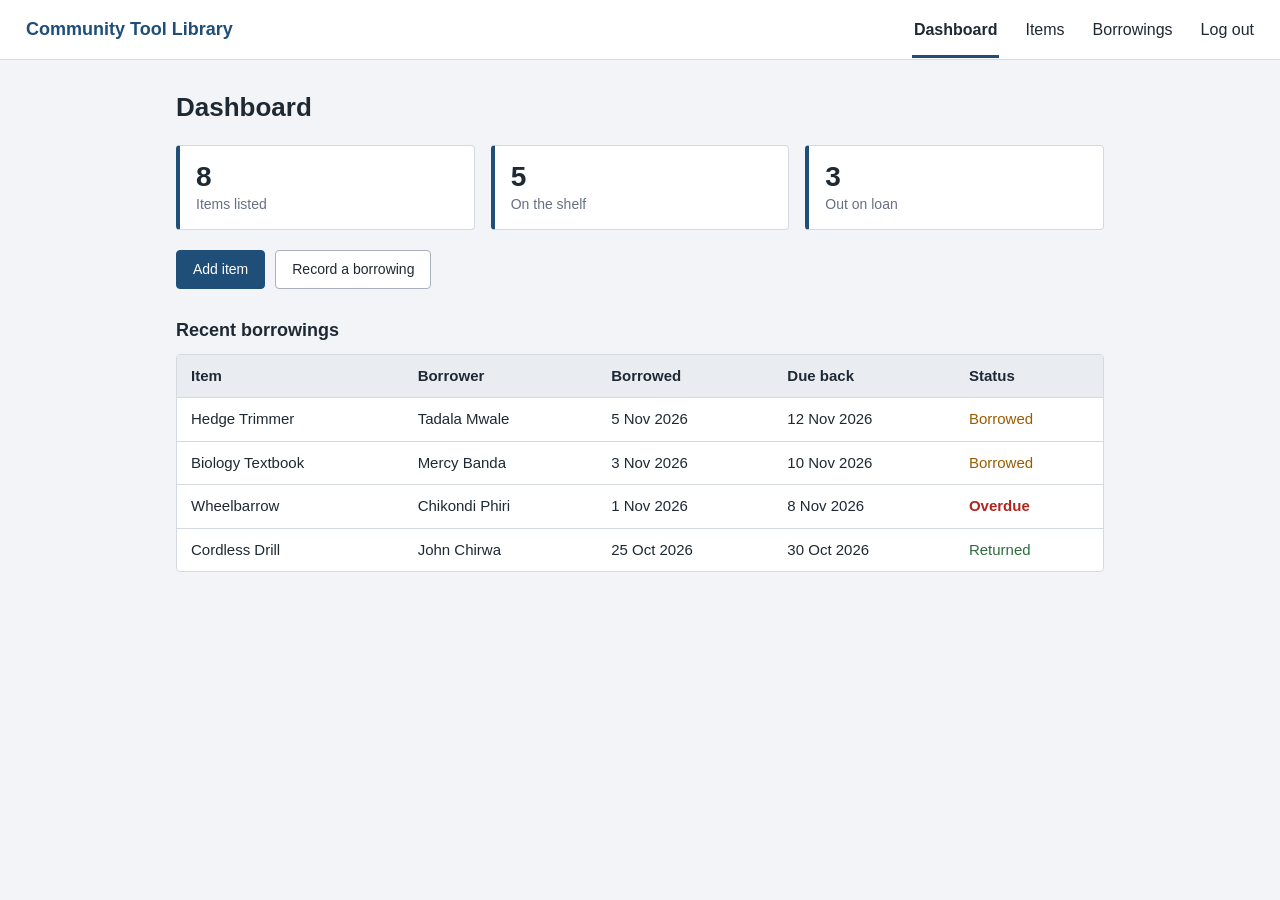
<file: index.html>
<!DOCTYPE html>
<html lang="en">
<head>
  <meta charset="UTF-8">
  <meta name="viewport" content="width=device-width, initial-scale=1.0">
  <title>Dashboard | Community Tool Library</title>
  <link rel="stylesheet" href="css/style.css">
  <link rel="stylesheet" href="css/dashboard.css">
</head>
<body>
  <nav class="navbar">
    <a class="brand" href="index.html">Community Tool Library</a>
    <a class="active" href="index.html">Dashboard</a>
    <a href="items.html">Items</a>
    <a href="borrowings.html">Borrowings</a>
    <a href="login.html">Log out</a>
  </nav>
  <main class="container">
    <h1>Dashboard</h1>

    <section class="stats">
      <div class="stat"><div class="value">8</div><div class="label">Items listed</div></div>
      <div class="stat"><div class="value">5</div><div class="label">On the shelf</div></div>
      <div class="stat"><div class="value">3</div><div class="label">Out on loan</div></div>
    </section>

    <section class="quick-links">
      <a href="add-item.html" class="btn">Add item</a>
      <a href="new-borrowing.html" class="btn btn-secondary">Record a borrowing</a>
    </section>

    <section>
      <h2>Recent borrowings</h2>
      <div class="panel table-wrapper">
        <table class="data-table">
          <thead>
            <tr><th>Item</th><th>Borrower</th><th>Borrowed</th><th>Due back</th><th>Status</th></tr>
          </thead>
          <tbody>
            <tr><td>Hedge Trimmer</td><td>Tadala Mwale</td><td>5 Nov 2026</td><td>12 Nov 2026</td><td class="status-borrowed">Borrowed</td></tr>
            <tr><td>Biology Textbook</td><td>Mercy Banda</td><td>3 Nov 2026</td><td>10 Nov 2026</td><td class="status-borrowed">Borrowed</td></tr>
            <tr><td>Wheelbarrow</td><td>Chikondi Phiri</td><td>1 Nov 2026</td><td>8 Nov 2026</td><td class="status-overdue">Overdue</td></tr>
            <tr><td>Cordless Drill</td><td>John Chirwa</td><td>25 Oct 2026</td><td>30 Oct 2026</td><td class="status-returned">Returned</td></tr>
          </tbody>
        </table>
      </div>
    </section>
  </main>
</body>
</html>
</file>
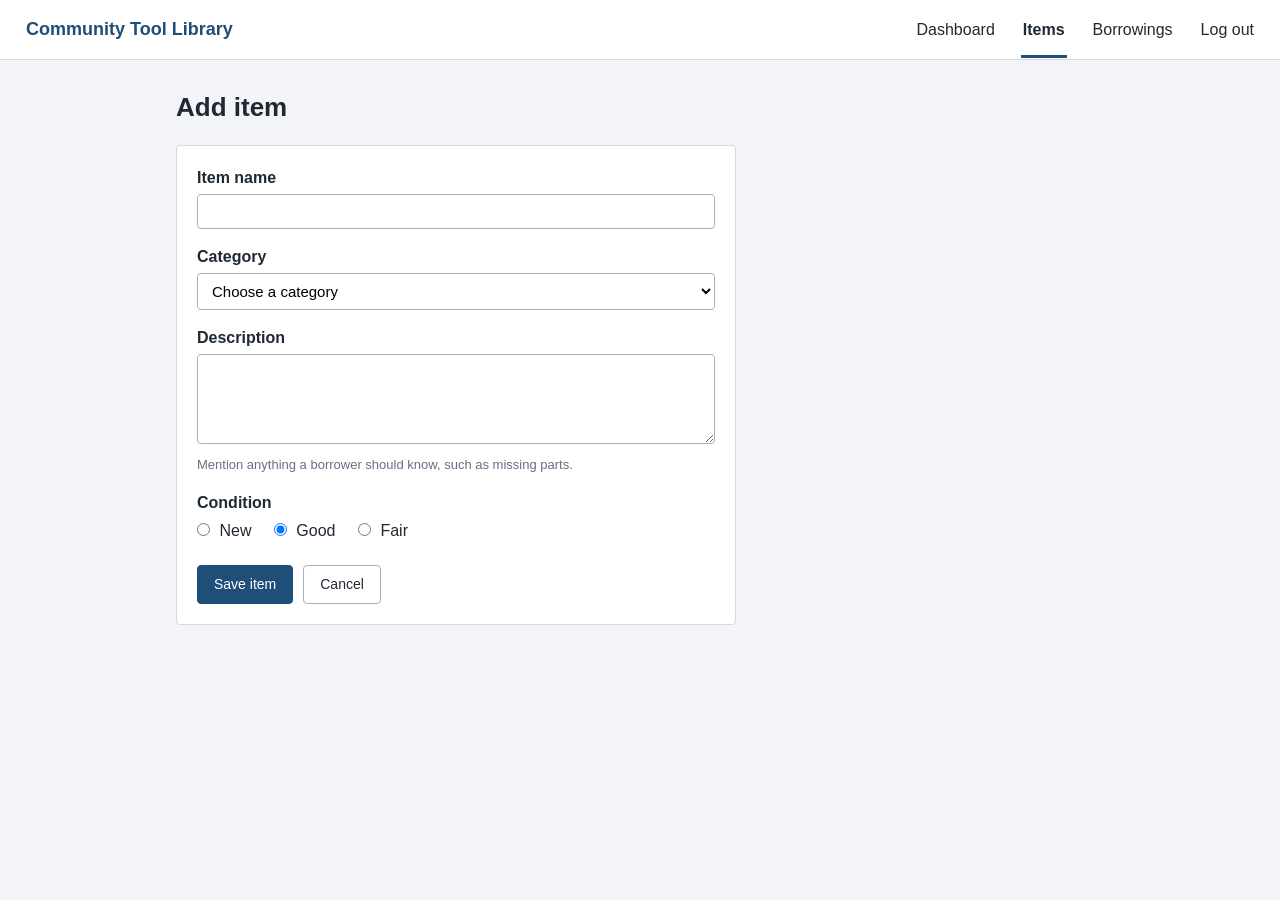
<file: add-item.html>
<!DOCTYPE html>
<html lang="en">
<head>
  <meta charset="UTF-8">
  <meta name="viewport" content="width=device-width, initial-scale=1.0">
  <title>Add item | Community Tool Library</title>
  <link rel="stylesheet" href="css/style.css">
</head>
<body>
  <nav class="navbar">
    <a class="brand" href="index.html">Community Tool Library</a>
    <a href="index.html">Dashboard</a>
    <a class="active" href="items.html">Items</a>
    <a href="borrowings.html">Borrowings</a>
    <a href="login.html">Log out</a>
  </nav>
  <main class="container">
    <h1>Add item</h1>
    <div class="panel form-panel">
      <form action="#" method="post">
        <div class="form-group">
          <label for="name">Item name</label>
          <input type="text" id="name" name="name" required>
        </div>
        <div class="form-group">
          <label for="category">Category</label>
          <select id="category" name="category" required>
            <option value="">Choose a category</option>
            <option value="gardening">Gardening</option>
            <option value="books">Books</option>
            <option value="power-tools">Power tools</option>
            <option value="kitchen">Kitchen</option>
          </select>
        </div>
        <div class="form-group">
          <label for="description">Description</label>
          <textarea id="description" name="description"></textarea>
          <p class="hint">Mention anything a borrower should know, such as missing parts.</p>
        </div>
        <div class="form-group">
          <label>Condition</label>
          <div class="radio-group">
            <label><input type="radio" name="condition" value="new"> New</label>
            <label><input type="radio" name="condition" value="good" checked> Good</label>
            <label><input type="radio" name="condition" value="fair"> Fair</label>
          </div>
        </div>
        <div class="form-actions">
          <button type="submit" class="btn">Save item</button>
          <a href="items.html" class="btn btn-secondary">Cancel</a>
        </div>
      </form>
    </div>
  </main>
</body>
</html>
</file>
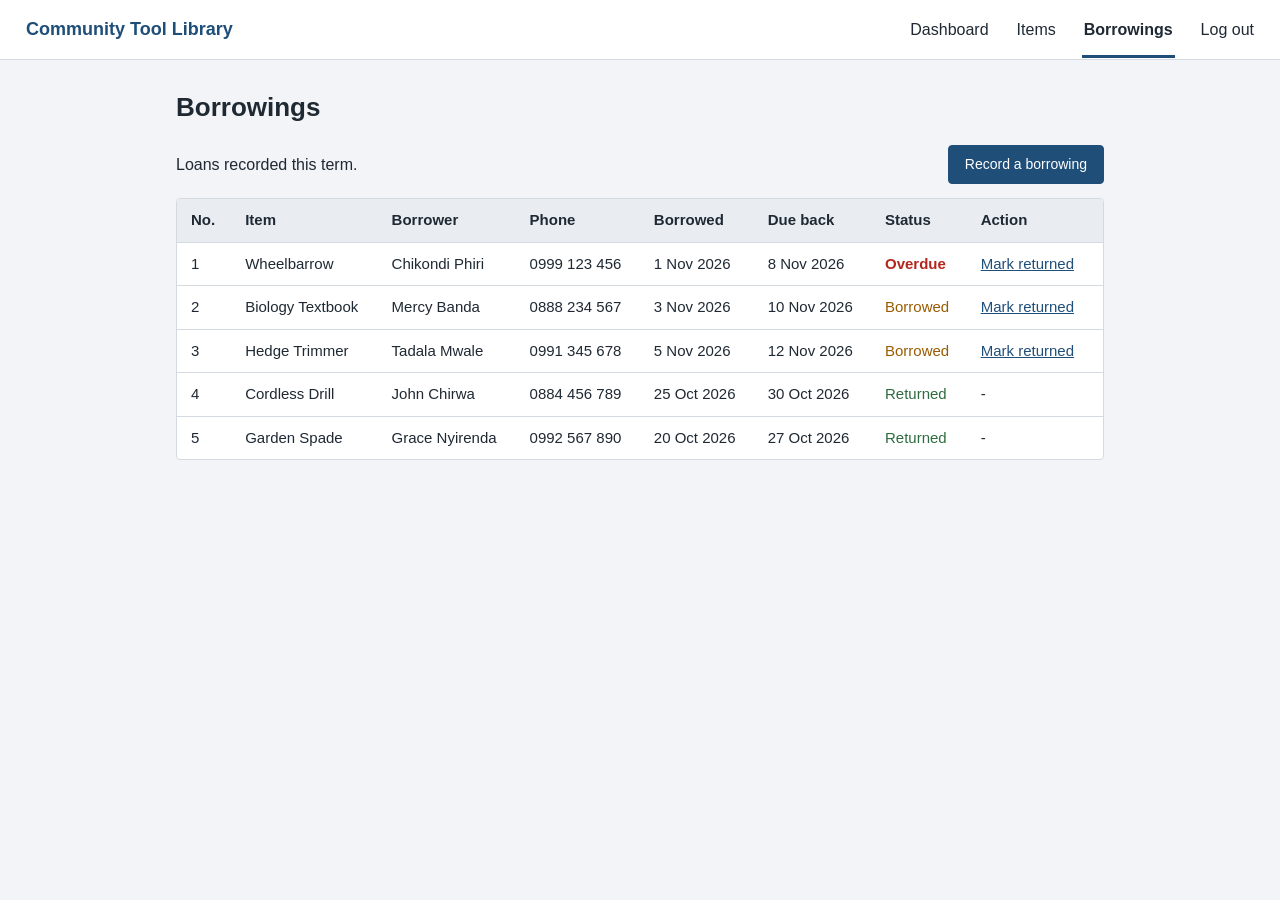
<file: borrowings.html>
<!DOCTYPE html>
<html lang="en">
<head>
  <meta charset="UTF-8">
  <meta name="viewport" content="width=device-width, initial-scale=1.0">
  <title>Borrowings | Community Tool Library</title>
  <link rel="stylesheet" href="css/style.css">
</head>
<body>
  <nav class="navbar">
    <a class="brand" href="index.html">Community Tool Library</a>
    <a href="index.html">Dashboard</a>
    <a href="items.html">Items</a>
    <a class="active" href="borrowings.html">Borrowings</a>
    <a href="login.html">Log out</a>
  </nav>
  <main class="container">
    <h1>Borrowings</h1>

    <div class="toolbar">
      <p>Loans recorded this term.</p>
      <a href="new-borrowing.html" class="btn">Record a borrowing</a>
    </div>

    <div class="panel table-wrapper">
      <table class="data-table">
        <thead>
          <tr><th>No.</th><th>Item</th><th>Borrower</th><th>Phone</th><th>Borrowed</th><th>Due back</th><th>Status</th><th>Action</th></tr>
        </thead>
        <tbody>
            <tr><td>1</td><td>Wheelbarrow</td><td>Chikondi Phiri</td><td>0999 123 456</td><td>1 Nov 2026</td><td>8 Nov 2026</td><td class="status-overdue">Overdue</td><td><a href="return-item.html">Mark returned</a></td></tr>
            <tr><td>2</td><td>Biology Textbook</td><td>Mercy Banda</td><td>0888 234 567</td><td>3 Nov 2026</td><td>10 Nov 2026</td><td class="status-borrowed">Borrowed</td><td><a href="return-item.html">Mark returned</a></td></tr>
            <tr><td>3</td><td>Hedge Trimmer</td><td>Tadala Mwale</td><td>0991 345 678</td><td>5 Nov 2026</td><td>12 Nov 2026</td><td class="status-borrowed">Borrowed</td><td><a href="return-item.html">Mark returned</a></td></tr>
            <tr><td>4</td><td>Cordless Drill</td><td>John Chirwa</td><td>0884 456 789</td><td>25 Oct 2026</td><td>30 Oct 2026</td><td class="status-returned">Returned</td><td>-</td></tr>
            <tr><td>5</td><td>Garden Spade</td><td>Grace Nyirenda</td><td>0992 567 890</td><td>20 Oct 2026</td><td>27 Oct 2026</td><td class="status-returned">Returned</td><td>-</td></tr>
        </tbody>
      </table>
    </div>
  </main>
</body>
</html>
</file>
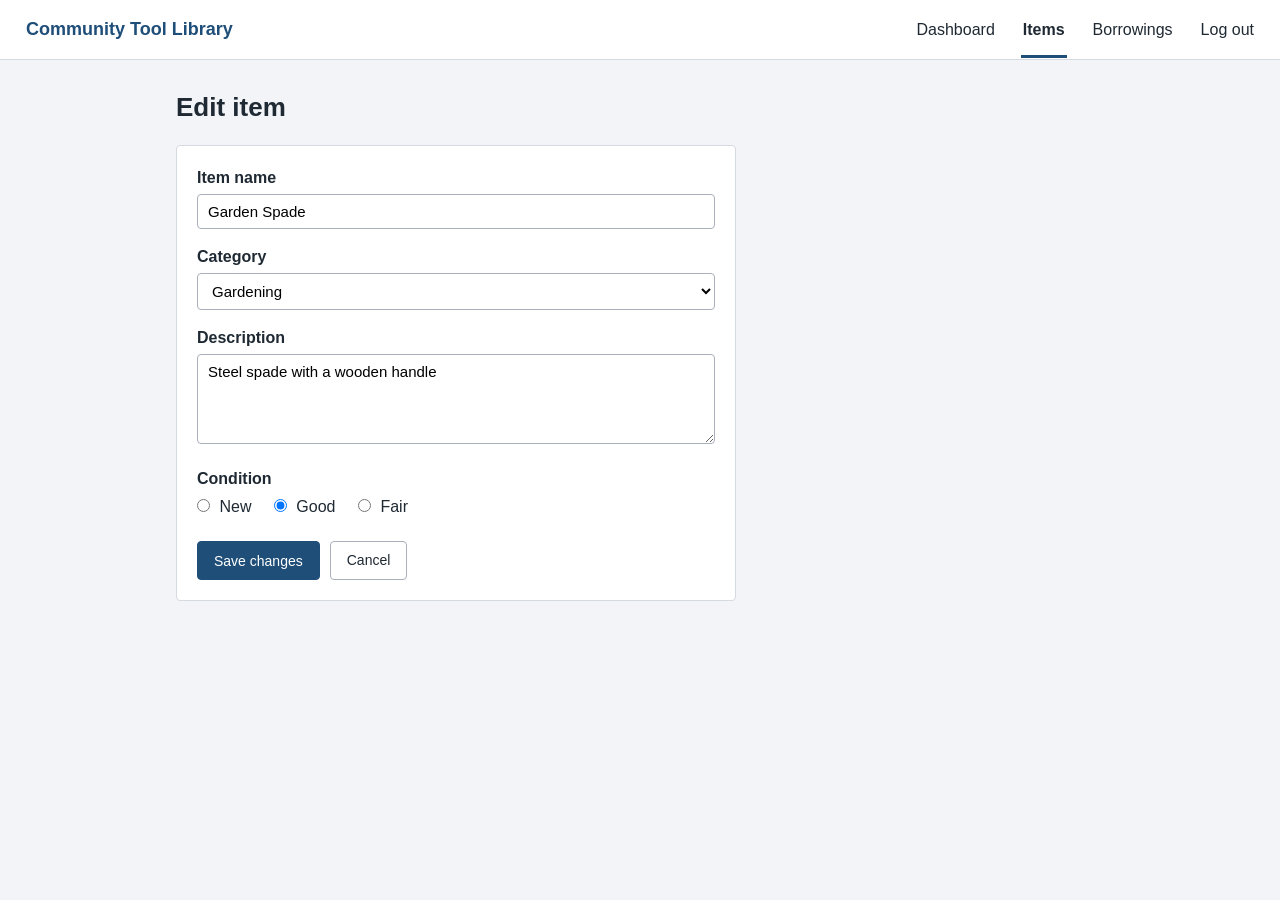
<file: edit-item.html>
<!DOCTYPE html>
<html lang="en">
<head>
  <meta charset="UTF-8">
  <meta name="viewport" content="width=device-width, initial-scale=1.0">
  <title>Edit item | Community Tool Library</title>
  <link rel="stylesheet" href="css/style.css">
</head>
<body>
  <nav class="navbar">
    <a class="brand" href="index.html">Community Tool Library</a>
    <a href="index.html">Dashboard</a>
    <a class="active" href="items.html">Items</a>
    <a href="borrowings.html">Borrowings</a>
    <a href="login.html">Log out</a>
  </nav>
  <main class="container">
    <h1>Edit item</h1>
    <div class="panel form-panel">
      <form action="#" method="post">
        <div class="form-group">
          <label for="name">Item name</label>
          <input type="text" id="name" name="name" value="Garden Spade" required>
        </div>
        <div class="form-group">
          <label for="category">Category</label>
          <select id="category" name="category" required>
            <option value="gardening" selected>Gardening</option>
            <option value="books">Books</option>
            <option value="power-tools">Power tools</option>
            <option value="kitchen">Kitchen</option>
          </select>
        </div>
        <div class="form-group">
          <label for="description">Description</label>
          <textarea id="description" name="description">Steel spade with a wooden handle</textarea>
        </div>
        <div class="form-group">
          <label>Condition</label>
          <div class="radio-group">
            <label><input type="radio" name="condition" value="new"> New</label>
            <label><input type="radio" name="condition" value="good" checked> Good</label>
            <label><input type="radio" name="condition" value="fair"> Fair</label>
          </div>
        </div>
        <div class="form-actions">
          <button type="submit" class="btn">Save changes</button>
          <a href="items.html" class="btn btn-secondary">Cancel</a>
        </div>
      </form>
    </div>
  </main>
</body>
</html>
</file>
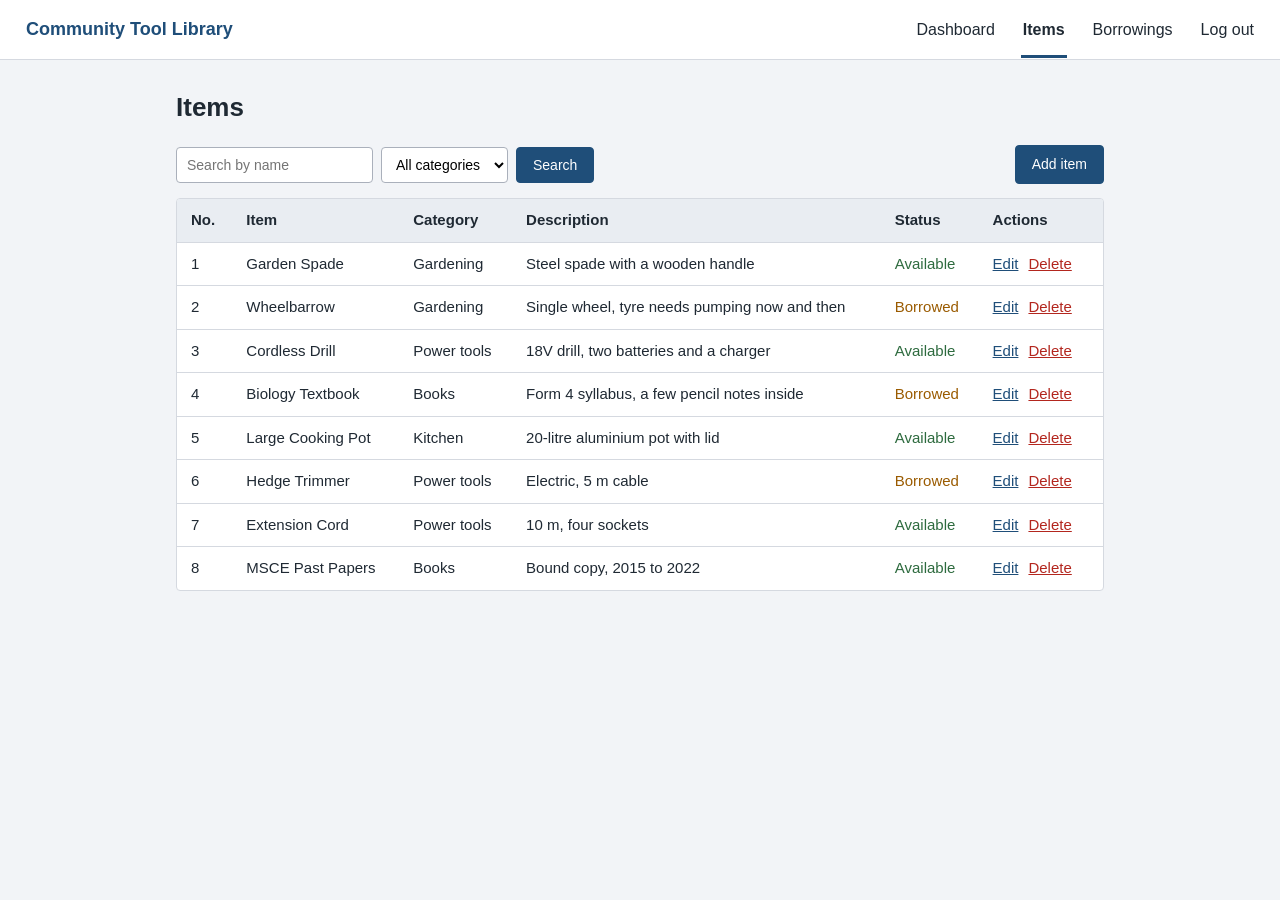
<file: items.html>
<!DOCTYPE html>
<html lang="en">
<head>
  <meta charset="UTF-8">
  <meta name="viewport" content="width=device-width, initial-scale=1.0">
  <title>Items | Community Tool Library</title>
  <link rel="stylesheet" href="css/style.css">
</head>
<body>
  <nav class="navbar">
    <a class="brand" href="index.html">Community Tool Library</a>
    <a href="index.html">Dashboard</a>
    <a class="active" href="items.html">Items</a>
    <a href="borrowings.html">Borrowings</a>
    <a href="login.html">Log out</a>
  </nav>
  <main class="container">
    <h1>Items</h1>

    <div class="toolbar">
      <form action="#" method="get" class="search-form">
        <input type="text" name="search" placeholder="Search by name" aria-label="Search by name">
        <select name="category" aria-label="Category">
          <option value="">All categories</option>
          <option value="gardening">Gardening</option>
          <option value="books">Books</option>
          <option value="power-tools">Power tools</option>
          <option value="kitchen">Kitchen</option>
        </select>
        <button type="submit" class="btn">Search</button>
      </form>
      <a href="add-item.html" class="btn">Add item</a>
    </div>

    <div class="panel table-wrapper">
      <table class="data-table">
        <thead>
          <tr><th>No.</th><th>Item</th><th>Category</th><th>Description</th><th>Status</th><th>Actions</th></tr>
        </thead>
        <tbody>
            <tr>
              <td>1</td><td>Garden Spade</td><td>Gardening</td><td>Steel spade with a wooden handle</td><td class="status-available">Available</td>
              <td><a href="edit-item.html">Edit</a><a href="#" class="delete">Delete</a></td>
            </tr>
            <tr>
              <td>2</td><td>Wheelbarrow</td><td>Gardening</td><td>Single wheel, tyre needs pumping now and then</td><td class="status-borrowed">Borrowed</td>
              <td><a href="edit-item.html">Edit</a><a href="#" class="delete">Delete</a></td>
            </tr>
            <tr>
              <td>3</td><td>Cordless Drill</td><td>Power tools</td><td>18V drill, two batteries and a charger</td><td class="status-available">Available</td>
              <td><a href="edit-item.html">Edit</a><a href="#" class="delete">Delete</a></td>
            </tr>
            <tr>
              <td>4</td><td>Biology Textbook</td><td>Books</td><td>Form 4 syllabus, a few pencil notes inside</td><td class="status-borrowed">Borrowed</td>
              <td><a href="edit-item.html">Edit</a><a href="#" class="delete">Delete</a></td>
            </tr>
            <tr>
              <td>5</td><td>Large Cooking Pot</td><td>Kitchen</td><td>20-litre aluminium pot with lid</td><td class="status-available">Available</td>
              <td><a href="edit-item.html">Edit</a><a href="#" class="delete">Delete</a></td>
            </tr>
            <tr>
              <td>6</td><td>Hedge Trimmer</td><td>Power tools</td><td>Electric, 5 m cable</td><td class="status-borrowed">Borrowed</td>
              <td><a href="edit-item.html">Edit</a><a href="#" class="delete">Delete</a></td>
            </tr>
            <tr>
              <td>7</td><td>Extension Cord</td><td>Power tools</td><td>10 m, four sockets</td><td class="status-available">Available</td>
              <td><a href="edit-item.html">Edit</a><a href="#" class="delete">Delete</a></td>
            </tr>
            <tr>
              <td>8</td><td>MSCE Past Papers</td><td>Books</td><td>Bound copy, 2015 to 2022</td><td class="status-available">Available</td>
              <td><a href="edit-item.html">Edit</a><a href="#" class="delete">Delete</a></td>
            </tr>
        </tbody>
      </table>
    </div>
  </main>
</body>
</html>
</file>
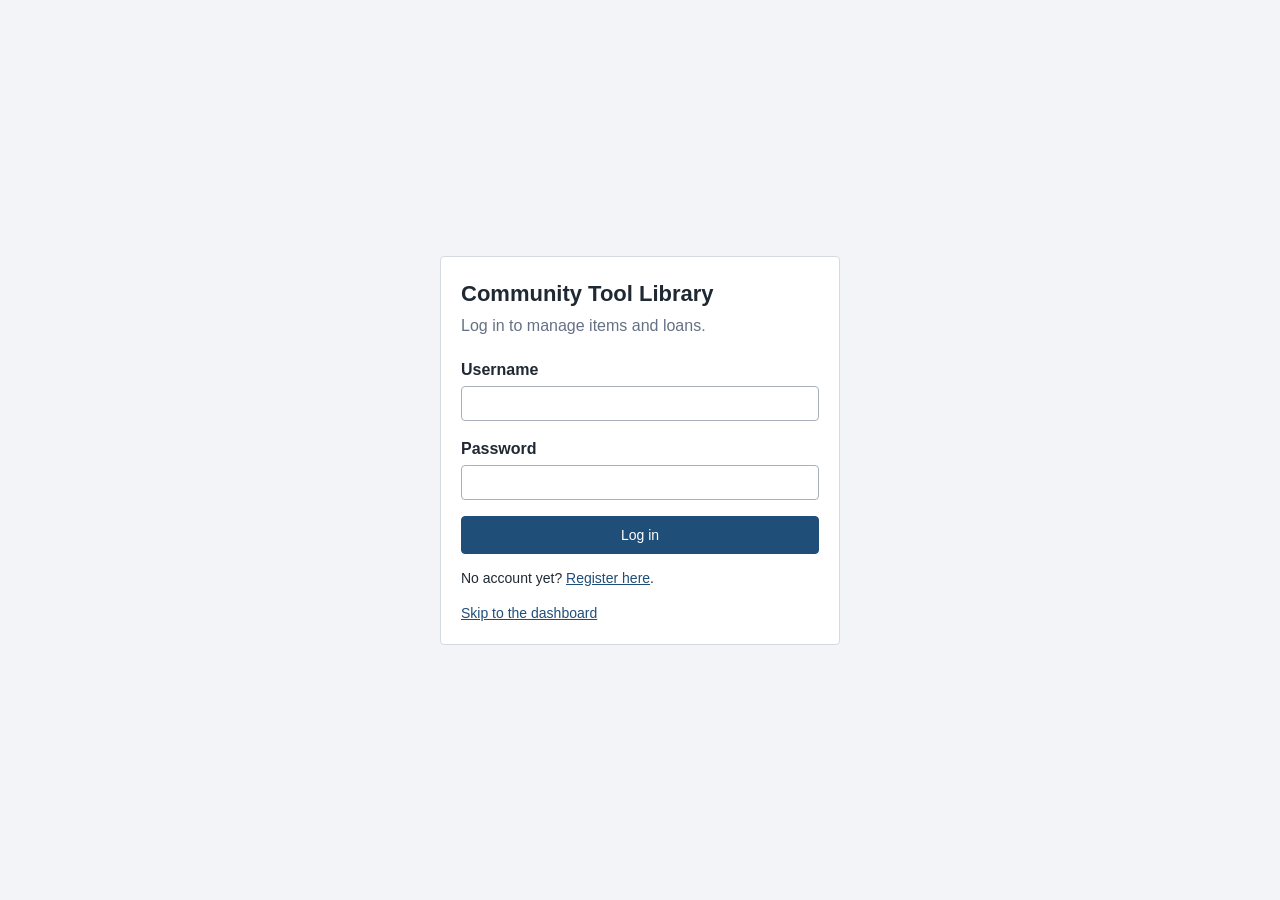
<file: login.html>
<!DOCTYPE html>
<html lang="en">
<head>
  <meta charset="UTF-8">
  <meta name="viewport" content="width=device-width, initial-scale=1.0">
  <title>Log in | Community Tool Library</title>
  <link rel="stylesheet" href="css/style.css">
  <link rel="stylesheet" href="css/auth.css">
</head>
<body class="auth-page">
  <main class="panel auth-box">
    <h1>Community Tool Library</h1>
    <p class="subtitle">Log in to manage items and loans.</p>
    <form action="#" method="post">
      <div class="form-group">
        <label for="username">Username</label>
        <input type="text" id="username" name="username" required>
      </div>
      <div class="form-group">
        <label for="password">Password</label>
        <input type="password" id="password" name="password" required>
      </div>
      <button type="submit" class="btn">Log in</button>
    </form>
    <p class="auth-link">No account yet? <a href="register.html">Register here</a>.</p>
    <p class="auth-link"><a href="index.html">Skip to the dashboard</a></p>
  </main>
</body>
</html>
</file>
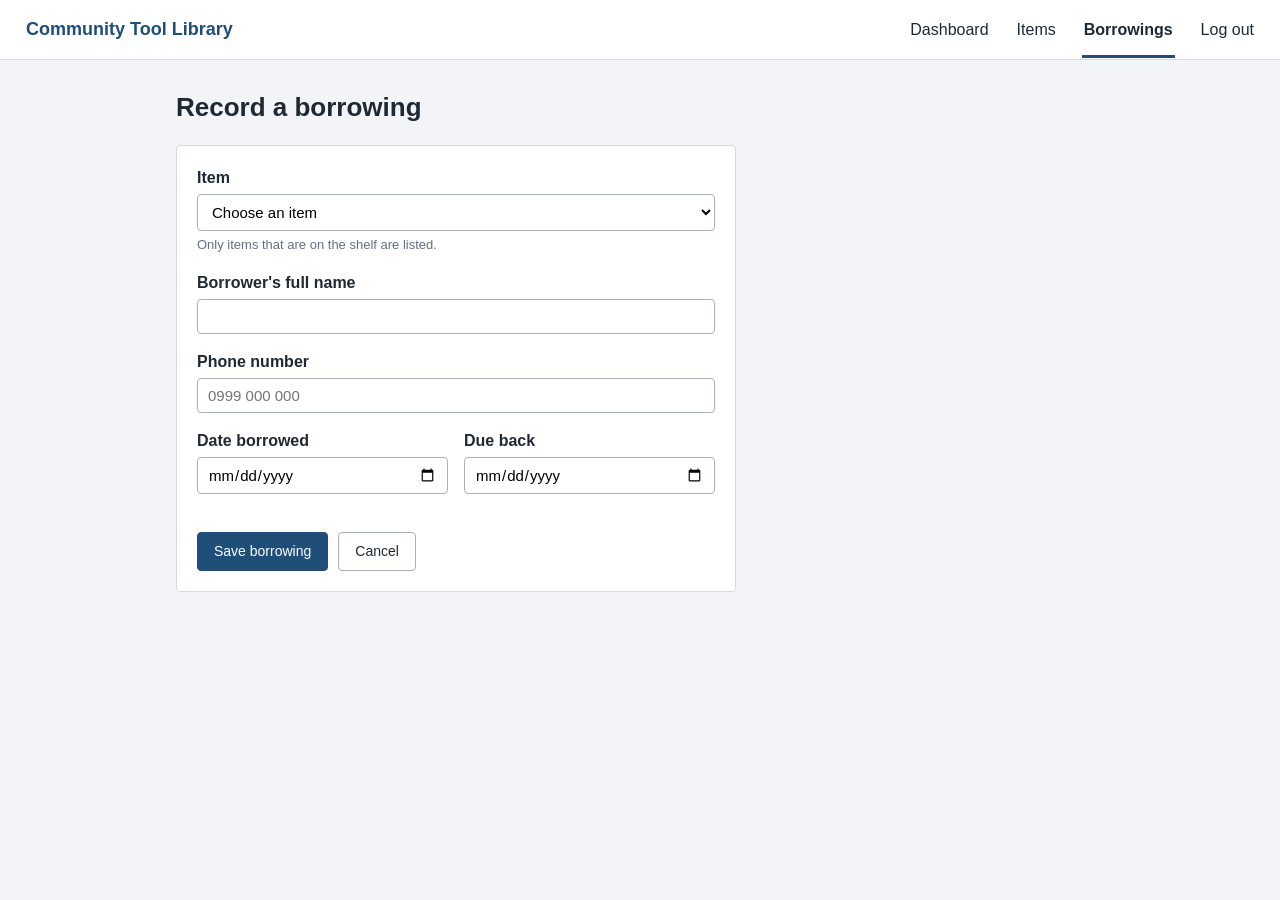
<file: new-borrowing.html>
<!DOCTYPE html>
<html lang="en">
<head>
  <meta charset="UTF-8">
  <meta name="viewport" content="width=device-width, initial-scale=1.0">
  <title>Record a borrowing | Community Tool Library</title>
  <link rel="stylesheet" href="css/style.css">
</head>
<body>
  <nav class="navbar">
    <a class="brand" href="index.html">Community Tool Library</a>
    <a href="index.html">Dashboard</a>
    <a href="items.html">Items</a>
    <a class="active" href="borrowings.html">Borrowings</a>
    <a href="login.html">Log out</a>
  </nav>
  <main class="container">
    <h1>Record a borrowing</h1>
    <div class="panel form-panel">
      <form action="#" method="post">
        <div class="form-group">
          <label for="item">Item</label>
          <select id="item" name="item" required>
            <option value="">Choose an item</option>
            <option value="1">Garden Spade</option>
            <option value="3">Cordless Drill</option>
            <option value="5">Large Cooking Pot</option>
            <option value="7">Extension Cord</option>
            <option value="8">MSCE Past Papers</option>
          </select>
          <p class="hint">Only items that are on the shelf are listed.</p>
        </div>
        <div class="form-group">
          <label for="borrower">Borrower's full name</label>
          <input type="text" id="borrower" name="borrower" required>
        </div>
        <div class="form-group">
          <label for="phone">Phone number</label>
          <input type="tel" id="phone" name="phone" placeholder="0999 000 000" required>
        </div>
        <div class="form-row">
          <div class="form-group">
            <label for="date-borrowed">Date borrowed</label>
            <input type="date" id="date-borrowed" name="date_borrowed" required>
          </div>
          <div class="form-group">
            <label for="return-date">Due back</label>
            <input type="date" id="return-date" name="return_date" required>
          </div>
        </div>
        <div class="form-actions">
          <button type="submit" class="btn">Save borrowing</button>
          <a href="borrowings.html" class="btn btn-secondary">Cancel</a>
        </div>
      </form>
    </div>
  </main>
</body>
</html>
</file>
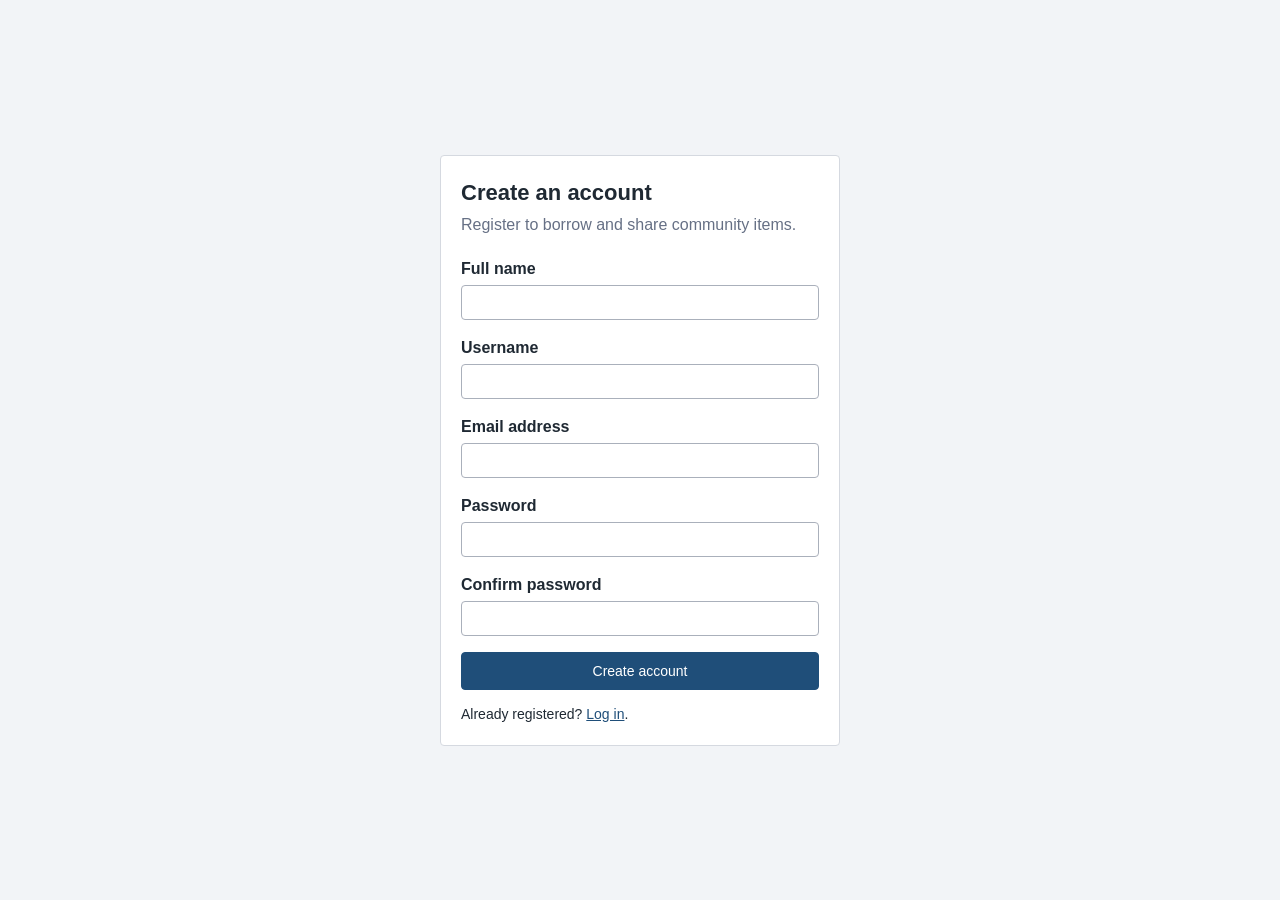
<file: register.html>
<!DOCTYPE html>
<html lang="en">
<head>
  <meta charset="UTF-8">
  <meta name="viewport" content="width=device-width, initial-scale=1.0">
  <title>Register | Community Tool Library</title>
  <link rel="stylesheet" href="css/style.css">
  <link rel="stylesheet" href="css/auth.css">
</head>
<body class="auth-page">
  <main class="panel auth-box">
    <h1>Create an account</h1>
    <p class="subtitle">Register to borrow and share community items.</p>
    <form action="#" method="post">
      <div class="form-group">
        <label for="fullname">Full name</label>
        <input type="text" id="fullname" name="fullname" required>
      </div>
      <div class="form-group">
        <label for="username">Username</label>
        <input type="text" id="username" name="username" required>
      </div>
      <div class="form-group">
        <label for="email">Email address</label>
        <input type="email" id="email" name="email" required>
      </div>
      <div class="form-group">
        <label for="password">Password</label>
        <input type="password" id="password" name="password" required>
      </div>
      <div class="form-group">
        <label for="confirm">Confirm password</label>
        <input type="password" id="confirm" name="confirm" required>
      </div>
      <button type="submit" class="btn">Create account</button>
    </form>
    <p class="auth-link">Already registered? <a href="login.html">Log in</a>.</p>
  </main>
</body>
</html>
</file>
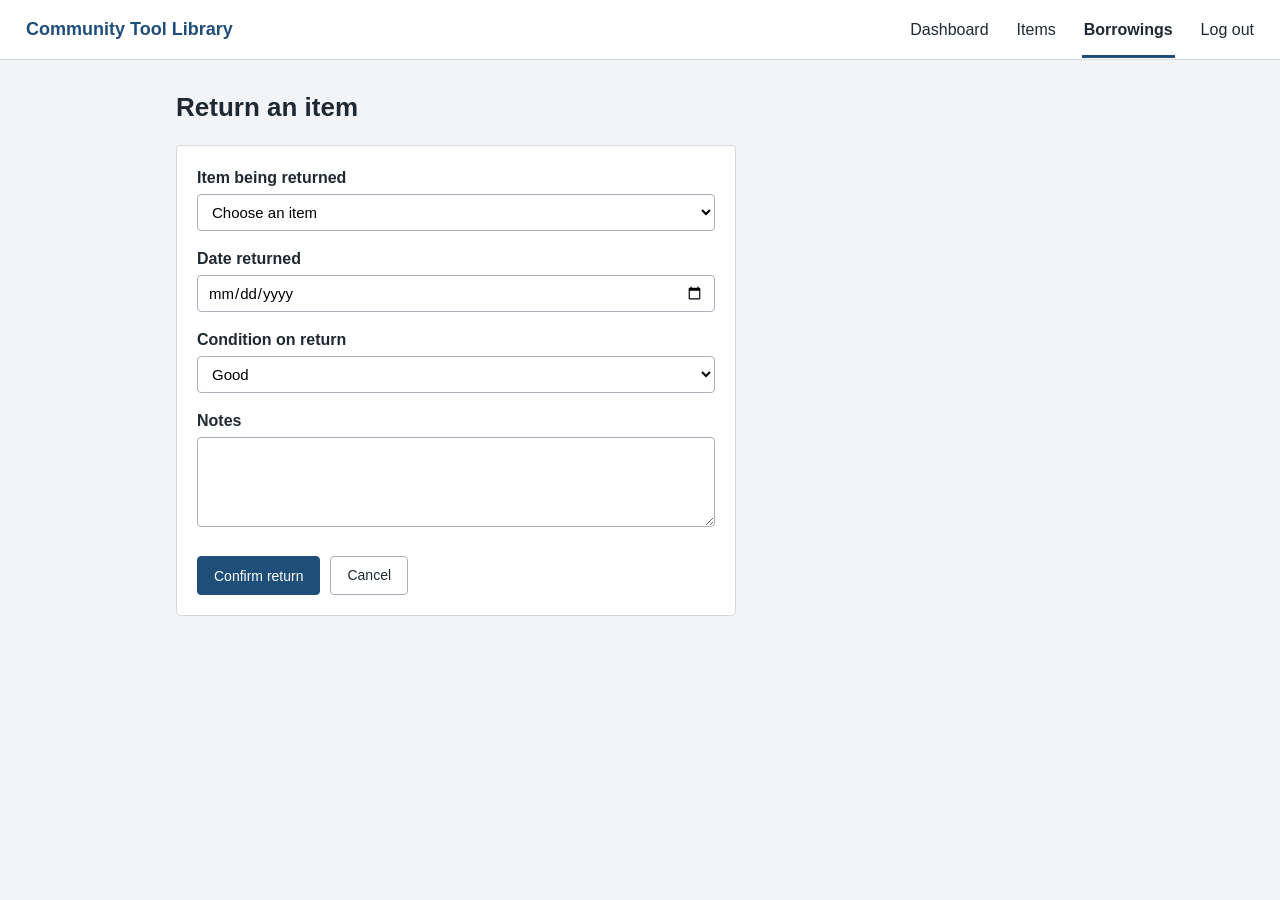
<file: return-item.html>
<!DOCTYPE html>
<html lang="en">
<head>
  <meta charset="UTF-8">
  <meta name="viewport" content="width=device-width, initial-scale=1.0">
  <title>Return an item | Community Tool Library</title>
  <link rel="stylesheet" href="css/style.css">
</head>
<body>
  <nav class="navbar">
    <a class="brand" href="index.html">Community Tool Library</a>
    <a href="index.html">Dashboard</a>
    <a href="items.html">Items</a>
    <a class="active" href="borrowings.html">Borrowings</a>
    <a href="login.html">Log out</a>
  </nav>
  <main class="container">
    <h1>Return an item</h1>
    <div class="panel form-panel">
      <form action="#" method="post">
        <div class="form-group">
          <label for="item">Item being returned</label>
          <select id="item" name="item" required>
            <option value="">Choose an item</option>
            <option value="2">Wheelbarrow (Chikondi Phiri)</option>
            <option value="4">Biology Textbook (Mercy Banda)</option>
            <option value="6">Hedge Trimmer (Tadala Mwale)</option>
          </select>
        </div>
        <div class="form-group">
          <label for="return-date">Date returned</label>
          <input type="date" id="return-date" name="return_date" required>
        </div>
        <div class="form-group">
          <label for="condition">Condition on return</label>
          <select id="condition" name="condition">
            <option value="good">Good</option>
            <option value="fair">Fair</option>
            <option value="damaged">Damaged</option>
          </select>
        </div>
        <div class="form-group">
          <label for="notes">Notes</label>
          <textarea id="notes" name="notes"></textarea>
        </div>
        <div class="form-actions">
          <button type="submit" class="btn">Confirm return</button>
          <a href="borrowings.html" class="btn btn-secondary">Cancel</a>
        </div>
      </form>
    </div>
  </main>
</body>
</html>
</file>
<file: css/style.css>
/* Shared styles for every page */
* { box-sizing: border-box; margin: 0; padding: 0; }

:root {
  --text: #1f2933;
  --muted: #667085;
  --line: #d5d9e0;
  --page: #f2f4f7;
  --accent: #1f4e79;
  --danger: #b3261e;
  --ok: #2e6b3f;
  --warn: #9a5b00;
}

body {
  font-family: "Segoe UI", Helvetica, Arial, sans-serif;
  background: var(--page);
  color: var(--text);
  line-height: 1.5;
}

a { color: var(--accent); }

/* Navigation */
.navbar {
  background: #fff;
  border-bottom: 1px solid var(--line);
  padding: 0 24px;
  display: flex;
  align-items: center;
  gap: 24px;
  flex-wrap: wrap;
}
.navbar a {
  color: var(--text);
  text-decoration: none;
  padding: 16px 2px 13px;
  border-bottom: 3px solid transparent;
}
.navbar a:hover { border-bottom-color: var(--line); }
.navbar a.active { border-bottom-color: var(--accent); font-weight: 600; }
.navbar .brand {
  margin-right: auto;
  font-weight: 700;
  font-size: 18px;
  color: var(--accent);
  border-bottom-color: transparent;
}

/* Layout */
.container { max-width: 960px; margin: 28px auto; padding: 0 16px; }
h1 { font-size: 26px; margin-bottom: 18px; }
h2 { font-size: 18px; margin-bottom: 10px; }

.panel {
  background: #fff;
  border: 1px solid var(--line);
  border-radius: 4px;
  padding: 20px;
}

/* Buttons */
.btn {
  display: inline-block;
  padding: 8px 16px;
  border: 1px solid var(--accent);
  border-radius: 4px;
  background: var(--accent);
  color: #fff;
  font-size: 14px;
  font-family: inherit;
  text-decoration: none;
  cursor: pointer;
}
.btn:hover { background: #173b5c; }
.btn-secondary { background: #fff; color: var(--text); border-color: #aab0bb; }
.btn-secondary:hover { background: #eceef2; }

/* Forms */
.form-panel { max-width: 560px; }
.form-group { margin-bottom: 16px; }
.form-group label { display: block; margin-bottom: 4px; font-weight: 600; }
.form-group input,
.form-group select,
.form-group textarea {
  width: 100%;
  padding: 8px 10px;
  border: 1px solid #aab0bb;
  border-radius: 4px;
  font-size: 15px;
  font-family: inherit;
  background: #fff;
}
.form-group textarea { min-height: 90px; resize: vertical; }
.form-group input:focus,
.form-group select:focus,
.form-group textarea:focus,
.search-form input:focus,
.search-form select:focus { outline: 2px solid var(--accent); outline-offset: 1px; }
.hint { font-size: 13px; color: var(--muted); margin-top: 4px; }
.form-row { display: flex; gap: 16px; flex-wrap: wrap; }
.form-row .form-group { flex: 1; min-width: 180px; }
.radio-group label { display: inline; font-weight: normal; margin-right: 18px; }
.radio-group input { width: auto; margin-right: 5px; }
.form-actions { display: flex; gap: 10px; margin-top: 22px; }

/* Toolbar above tables */
.toolbar {
  display: flex;
  justify-content: space-between;
  align-items: center;
  flex-wrap: wrap;
  gap: 10px;
  margin-bottom: 14px;
}
.search-form { display: flex; gap: 8px; flex-wrap: wrap; }
.search-form input,
.search-form select {
  padding: 8px 10px;
  border: 1px solid #aab0bb;
  border-radius: 4px;
  font-size: 14px;
  font-family: inherit;
  background: #fff;
}

/* Tables */
.table-wrapper { overflow-x: auto; padding: 0; }
.data-table { width: 100%; border-collapse: collapse; font-size: 15px; }
.data-table th,
.data-table td { padding: 10px 14px; text-align: left; border-bottom: 1px solid var(--line); }
.data-table th { background: #e9edf2; font-weight: 600; white-space: nowrap; }
.data-table tbody tr:last-child td { border-bottom: none; }
.data-table td a { margin-right: 10px; }
.data-table td a.delete { color: var(--danger); }

/* Status text */
.status-available, .status-returned { color: var(--ok); }
.status-borrowed { color: var(--warn); }
.status-overdue { color: var(--danger); font-weight: 600; }

footer {
  text-align: center;
  padding: 20px;
  margin-top: 30px;
  color: var(--muted);
  font-size: 14px;
}
</file>
<file: css/dashboard.css>
.stats { display: flex; gap: 16px; flex-wrap: wrap; margin-bottom: 20px; }
.stat {
  flex: 1;
  min-width: 160px;
  background: #fff;
  border: 1px solid var(--line);
  border-left: 4px solid var(--accent);
  border-radius: 4px;
  padding: 14px 16px;
}
.stat .value { font-size: 28px; font-weight: 600; line-height: 1.2; }
.stat .label { color: var(--muted); font-size: 14px; }
.quick-links { display: flex; gap: 10px; flex-wrap: wrap; margin-bottom: 28px; }
</file>
<file: css/auth.css>
.auth-page {
  display: flex;
  justify-content: center;
  align-items: center;
  min-height: 100vh;
  padding: 16px;
}
.auth-box { width: 100%; max-width: 400px; }
.auth-box h1 { font-size: 22px; margin-bottom: 4px; }
.auth-box .subtitle { color: var(--muted); margin-bottom: 20px; }
.auth-box .btn { width: 100%; padding: 10px; }
.auth-link { margin-top: 14px; font-size: 14px; }
</file>
